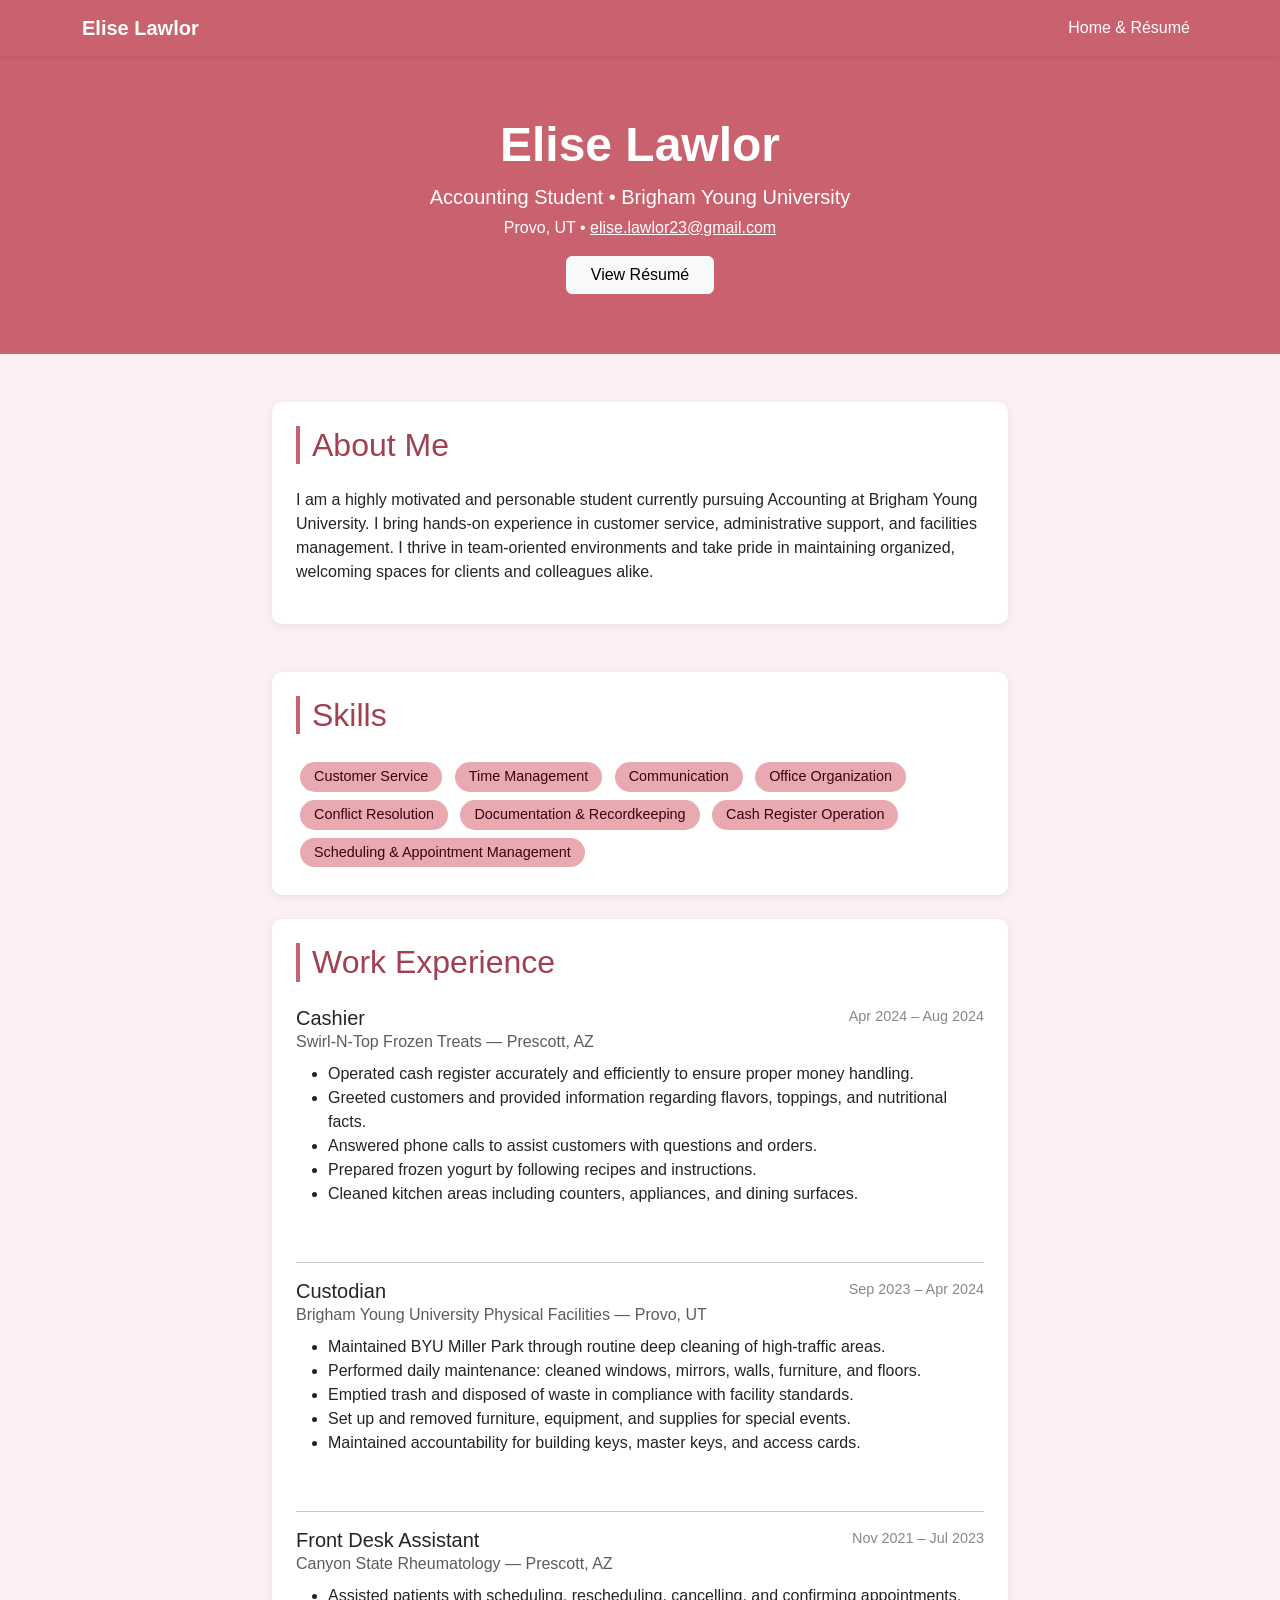
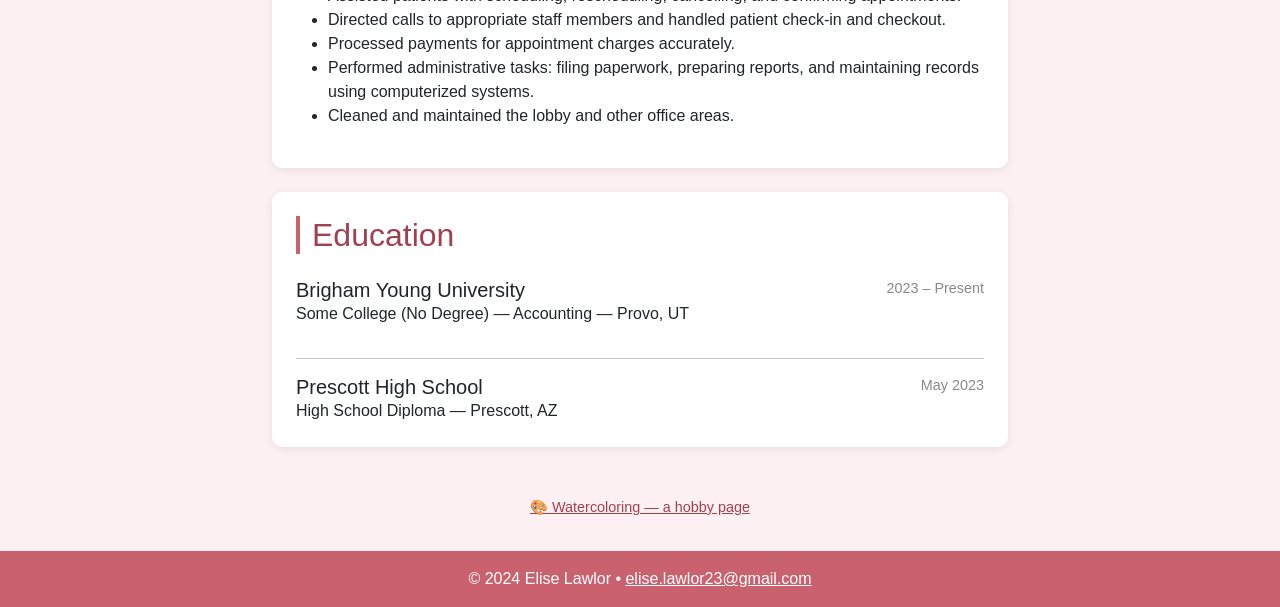
<file: index.html>
<!DOCTYPE html>
<html lang="en">
<head>
    <meta charset="UTF-8">
    <meta name="viewport" content="width=device-width, initial-scale=1.0">
    <title>Elise Lawlor</title>
    <link href="https://cdn.jsdelivr.net/npm/bootstrap@5.3.0/dist/css/bootstrap.min.css" rel="stylesheet">
    <link href="https://cdn.jsdelivr.net/npm/bootstrap-icons@1.10.5/font/bootstrap-icons.css" rel="stylesheet">
    <style>
        :root {
            --pink-primary: #c9626e;
            --pink-dark: #a04050;
            --pink-light: #fdf0f2;
            --pink-mid: #e8aab0;
        }
        body { background-color: var(--pink-light); font-family: 'Segoe UI', Tahoma, Geneva, Verdana, sans-serif; color: #2c2c2c; }
        .navbar { background-color: var(--pink-primary) !important; }
        .navbar-brand, .nav-link { color: #fff !important; }
        .nav-link:hover { color: #fce4ec !important; }
        .hero { background-color: var(--pink-primary); color: #fff; padding: 60px 0; }
        .section-title { border-left: 4px solid var(--pink-primary); padding-left: 12px; margin-bottom: 1.5rem; color: var(--pink-dark); }
        .card { border: none; box-shadow: 0 2px 8px rgba(0,0,0,0.08); border-radius: 10px; }
        .skill-badge { background-color: var(--pink-mid); color: #3a0010; border-radius: 20px; padding: 4px 14px; display: inline-block; margin: 4px; font-size: 0.9rem; }
        .job-date { color: #888; font-size: 0.9rem; }
        footer { background-color: var(--pink-primary); color: #fff; }
        a { color: var(--pink-dark); }
        a:hover { color: var(--pink-primary); }
    </style>
</head>
<body>

    <nav class="navbar navbar-expand-lg shadow-sm">
        <div class="container">
            <a class="navbar-brand fw-bold" href="index.html">Elise Lawlor</a>
            <button class="navbar-toggler" type="button" data-bs-toggle="collapse" data-bs-target="#navMenu">
                <span class="navbar-toggler-icon"></span>
            </button>
            <div class="collapse navbar-collapse" id="navMenu">
                <ul class="navbar-nav ms-auto">
                    <li class="nav-item"><a class="nav-link active" href="index.html">Home &amp; Résumé</a></li>
                </ul>
            </div>
        </div>
    </nav>

    <!-- Hero -->
    <section class="hero">
        <div class="container text-center">
            <h1 class="display-5 fw-bold">Elise Lawlor</h1>
            <p class="lead mb-1">Accounting Student &bull; Brigham Young University</p>
            <p class="mb-3">Provo, UT &bull; <a href="mailto:elise.lawlor23@gmail.com" class="text-white">elise.lawlor23@gmail.com</a></p>
            <a href="#resume" class="btn btn-light px-4">View Résumé</a>
        </div>
    </section>

    <!-- About -->
    <section class="container my-5">
        <div class="row justify-content-center">
            <div class="col-lg-8">
                <div class="card p-4">
                    <h2 class="section-title">About Me</h2>
                    <p>I am a highly motivated and personable student currently pursuing Accounting at Brigham Young University. I bring hands-on experience in customer service, administrative support, and facilities management. I thrive in team-oriented environments and take pride in maintaining organized, welcoming spaces for clients and colleagues alike.</p>
                </div>
            </div>
        </div>
    </section>

    <!-- Resume -->
    <section id="resume" class="container mb-5">
        <div class="row justify-content-center">
            <div class="col-lg-8">

                <!-- Skills -->
                <div class="card p-4 mb-4">
                    <h2 class="section-title">Skills</h2>
                    <div>
                        <span class="skill-badge">Customer Service</span>
                        <span class="skill-badge">Time Management</span>
                        <span class="skill-badge">Communication</span>
                        <span class="skill-badge">Office Organization</span>
                        <span class="skill-badge">Conflict Resolution</span>
                        <span class="skill-badge">Documentation &amp; Recordkeeping</span>
                        <span class="skill-badge">Cash Register Operation</span>
                        <span class="skill-badge">Scheduling &amp; Appointment Management</span>
                    </div>
                </div>

                <!-- Experience -->
                <div class="card p-4 mb-4">
                    <h2 class="section-title">Work Experience</h2>

                    <div class="mb-4">
                        <div class="d-flex justify-content-between align-items-start">
                            <h5 class="mb-0">Cashier</h5>
                            <span class="job-date">Apr 2024 – Aug 2024</span>
                        </div>
                        <p class="text-muted mb-2">Swirl-N-Top Frozen Treats &mdash; Prescott, AZ</p>
                        <ul>
                            <li>Operated cash register accurately and efficiently to ensure proper money handling.</li>
                            <li>Greeted customers and provided information regarding flavors, toppings, and nutritional facts.</li>
                            <li>Answered phone calls to assist customers with questions and orders.</li>
                            <li>Prepared frozen yogurt by following recipes and instructions.</li>
                            <li>Cleaned kitchen areas including counters, appliances, and dining surfaces.</li>
                        </ul>
                    </div>

                    <hr>

                    <div class="mb-4">
                        <div class="d-flex justify-content-between align-items-start">
                            <h5 class="mb-0">Custodian</h5>
                            <span class="job-date">Sep 2023 – Apr 2024</span>
                        </div>
                        <p class="text-muted mb-2">Brigham Young University Physical Facilities &mdash; Provo, UT</p>
                        <ul>
                            <li>Maintained BYU Miller Park through routine deep cleaning of high-traffic areas.</li>
                            <li>Performed daily maintenance: cleaned windows, mirrors, walls, furniture, and floors.</li>
                            <li>Emptied trash and disposed of waste in compliance with facility standards.</li>
                            <li>Set up and removed furniture, equipment, and supplies for special events.</li>
                            <li>Maintained accountability for building keys, master keys, and access cards.</li>
                        </ul>
                    </div>

                    <hr>

                    <div>
                        <div class="d-flex justify-content-between align-items-start">
                            <h5 class="mb-0">Front Desk Assistant</h5>
                            <span class="job-date">Nov 2021 – Jul 2023</span>
                        </div>
                        <p class="text-muted mb-2">Canyon State Rheumatology &mdash; Prescott, AZ</p>
                        <ul>
                            <li>Assisted patients with scheduling, rescheduling, cancelling, and confirming appointments.</li>
                            <li>Directed calls to appropriate staff members and handled patient check-in and checkout.</li>
                            <li>Processed payments for appointment charges accurately.</li>
                            <li>Performed administrative tasks: filing paperwork, preparing reports, and maintaining records using computerized systems.</li>
                            <li>Cleaned and maintained the lobby and other office areas.</li>
                        </ul>
                    </div>
                </div>

                <!-- Education -->
                <div class="card p-4">
                    <h2 class="section-title">Education</h2>

                    <div class="mb-3">
                        <div class="d-flex justify-content-between align-items-start">
                            <h5 class="mb-0">Brigham Young University</h5>
                            <span class="job-date">2023 – Present</span>
                        </div>
                        <p class="mb-0">Some College (No Degree) &mdash; Accounting &mdash; Provo, UT</p>
                    </div>

                    <hr>

                    <div>
                        <div class="d-flex justify-content-between align-items-start">
                            <h5 class="mb-0">Prescott High School</h5>
                            <span class="job-date">May 2023</span>
                        </div>
                        <p class="mb-0">High School Diploma &mdash; Prescott, AZ</p>
                    </div>
                </div>

            </div>
        </div>
    </section>

    <div class="container text-center pb-4">
        <a href="watercolor.html" style="color: var(--pink-dark); font-size: 0.9rem;">&#127912; Watercoloring — a hobby page</a>
    </div>

    <footer class="text-center py-3 mt-2">
        <p class="mb-0">&copy; 2024 Elise Lawlor &bull; <a href="mailto:elise.lawlor23@gmail.com" class="text-white">elise.lawlor23@gmail.com</a></p>
    </footer>

    <script src="https://cdn.jsdelivr.net/npm/bootstrap@5.3.0/dist/js/bootstrap.bundle.min.js"></script>
</body>
</html>
</file>
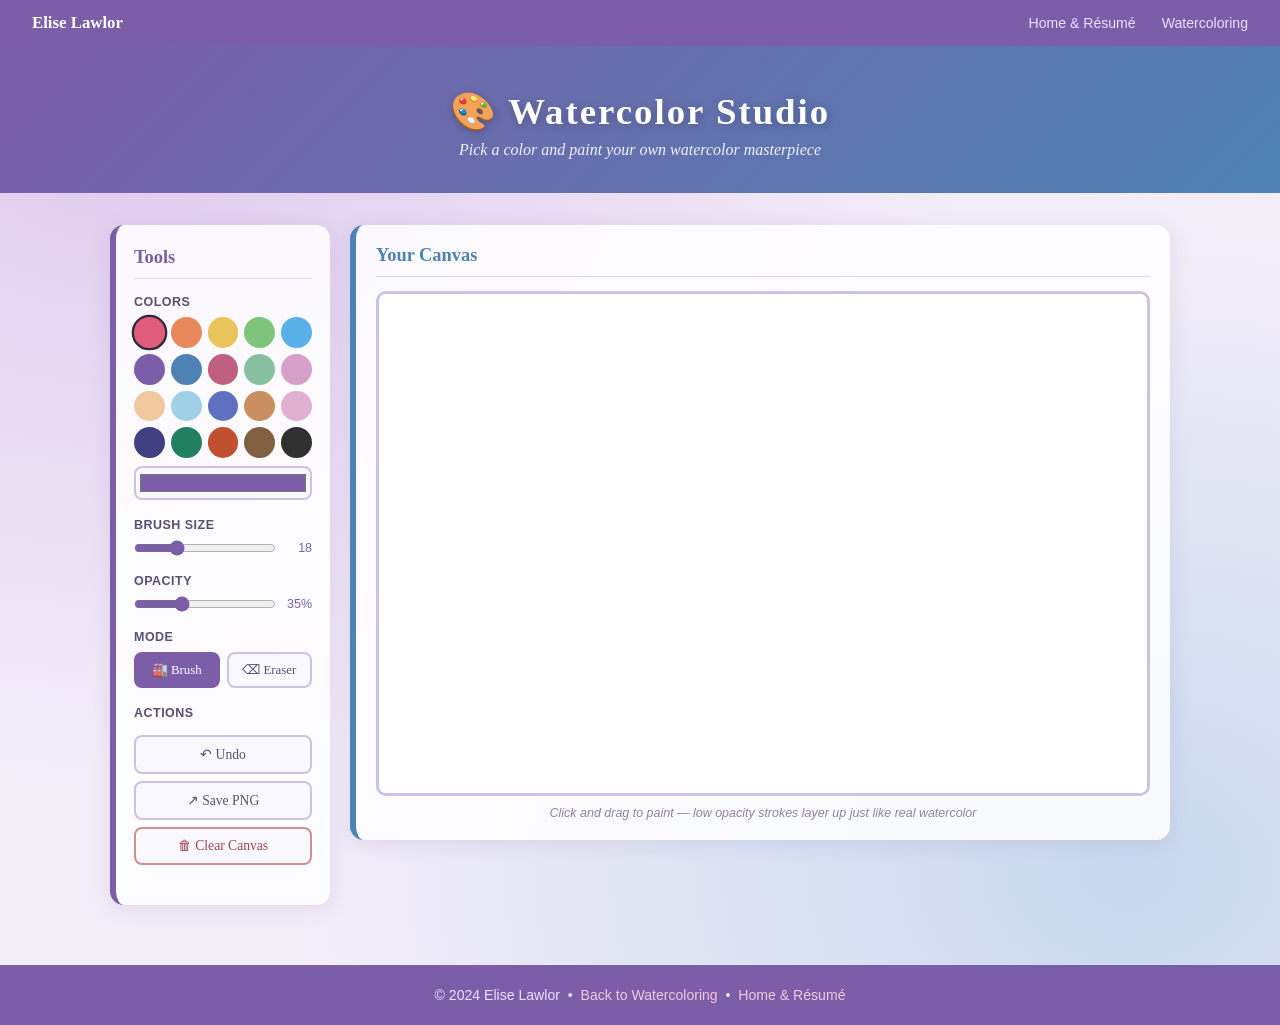
<file: painting-generator.html>
<!DOCTYPE html>
<html lang="en">
<head>
    <meta charset="UTF-8">
    <meta name="viewport" content="width=device-width, initial-scale=1.0">
    <title>Watercolor Studio | Elise Lawlor</title>
    <style>
        *, *::before, *::after { box-sizing: border-box; margin: 0; padding: 0; }

        body {
            background-color: #f3edf8;
            background-image:
                radial-gradient(ellipse at 10% 10%, rgba(196,162,224,0.45) 0%, transparent 52%),
                radial-gradient(ellipse at 88% 85%, rgba(147,192,224,0.45) 0%, transparent 52%);
            font-family: Georgia, 'Times New Roman', serif;
            color: #2d2a3e;
            min-height: 100vh;
        }

        /* NAV */
        nav {
            background-color: #7b5ea7;
            display: flex; justify-content: space-between; align-items: center;
            padding: 13px 32px;
        }
        nav .brand { color: #fff; text-decoration: none; font-size: 1.05rem; font-weight: bold; }
        nav .links a { color: #ede0ff; text-decoration: none; font-family: Arial, sans-serif; font-size: 0.88rem; margin-left: 22px; }
        nav .links a:hover { color: #f9c6df; text-decoration: underline; }

        /* HEADER */
        header {
            background: linear-gradient(135deg, #7b5ea7 0%, #4e82b4 100%);
            color: #fff; text-align: center; padding: 44px 24px 34px;
        }
        header h1 { font-size: 2.3rem; letter-spacing: 2px; margin-bottom: 8px; text-shadow: 1px 2px 8px rgba(0,0,0,0.22); }
        header p { font-style: italic; opacity: 0.9; font-size: 1rem; }

        /* MAIN LAYOUT */
        #app {
            max-width: 1100px; margin: 32px auto 60px; padding: 0 20px;
            display: grid;
            grid-template-columns: 220px 1fr;
            gap: 20px; align-items: start;
        }
        @media (max-width: 720px) { #app { grid-template-columns: 1fr; } }

        /* TOOLBAR PANEL */
        #toolbar {
            background: rgba(255,255,255,0.86); border-radius: 14px;
            padding: 22px 18px; box-shadow: 0 4px 20px rgba(123,94,167,0.14);
            border-left: 6px solid #7b5ea7;
        }
        #toolbar h2 { color: #7b5ea7; font-size: 1.15rem; margin-bottom: 16px; padding-bottom: 10px; border-bottom: 1px solid #e0d3f5; }

        .tool-section { margin-bottom: 18px; }
        .tool-label {
            display: block; font-family: Arial, sans-serif; font-size: 0.78rem;
            font-weight: bold; color: #5a4f72; margin-bottom: 8px; text-transform: uppercase; letter-spacing: 0.5px;
        }

        /* COLOR SWATCHES */
        #color-grid {
            display: grid; grid-template-columns: repeat(5, 1fr); gap: 6px;
        }
        .swatch {
            width: 100%; aspect-ratio: 1; border-radius: 50%; border: 2px solid transparent;
            cursor: pointer; transition: transform 0.15s, border-color 0.15s;
        }
        .swatch:hover { transform: scale(1.15); }
        .swatch.active { border-color: #2d2a3e; transform: scale(1.15); }

        /* CUSTOM COLOR */
        #custom-color {
            width: 100%; height: 34px; border: 2px solid #cfc0e6; border-radius: 8px;
            cursor: pointer; padding: 2px; background: #faf8ff; margin-top: 8px;
        }

        /* SLIDER */
        .slider-row { display: flex; align-items: center; gap: 8px; }
        input[type="range"] {
            flex: 1; accent-color: #7b5ea7; cursor: pointer;
        }
        .slider-val {
            font-family: Arial, sans-serif; font-size: 0.78rem; color: #7b5ea7;
            min-width: 28px; text-align: right;
        }

        /* TOOL BUTTONS */
        .tool-btn-grid { display: grid; grid-template-columns: 1fr 1fr; gap: 7px; }
        .tool-btn {
            padding: 8px 4px; border: 2px solid #cfc0e6; border-radius: 8px;
            background: #faf8ff; font-family: Georgia, serif; font-size: 0.8rem;
            color: #5a4f72; cursor: pointer; text-align: center; transition: all 0.18s;
        }
        .tool-btn:hover { border-color: #7b5ea7; background: #f0eaff; }
        .tool-btn.active { border-color: #7b5ea7; background: #7b5ea7; color: #fff; }

        /* ACTION BUTTONS */
        .action-btn {
            width: 100%; padding: 9px; margin-top: 7px;
            border: 2px solid #cfc0e6; border-radius: 8px;
            background: #faf8ff; font-family: Georgia, serif; font-size: 0.85rem;
            color: #5a4f72; cursor: pointer; transition: all 0.18s; text-align: center;
        }
        .action-btn:hover { border-color: #7b5ea7; background: #f0eaff; color: #7b5ea7; }
        #clear-btn { border-color: #d09090; color: #a04050; }
        #clear-btn:hover { background: #a04050; color: #fff; border-color: #a04050; }

        /* CANVAS PANEL */
        #canvas-panel {
            background: rgba(255,255,255,0.86); border-radius: 14px;
            padding: 20px; box-shadow: 0 4px 20px rgba(123,94,167,0.14);
            border-left: 6px solid #4e82b4;
        }
        #canvas-panel h2 { color: #4e82b4; font-size: 1.15rem; margin-bottom: 14px; padding-bottom: 10px; border-bottom: 1px solid #e0d3f5; }

        #canvas-wrap {
            border: 3px solid #cfc0e6; border-radius: 10px; overflow: hidden;
            background: #fff; cursor: crosshair; line-height: 0;
        }
        #drawing-canvas { display: block; width: 100%; touch-action: none; }

        #canvas-hint {
            font-family: Arial, sans-serif; font-size: 0.78rem; color: #9080aa;
            font-style: italic; margin-top: 10px; text-align: center;
        }

        /* FOOTER */
        footer {
            background-color: #7b5ea7; color: #ede0ff; text-align: center;
            padding: 22px 20px; font-family: Arial, Helvetica, sans-serif; font-size: 0.88rem;
        }
        footer a { color: #f9c6df; text-decoration: none; }
        footer a:hover { text-decoration: underline; }
    </style>
</head>
<body>

<nav>
    <a class="brand" href="index.html">Elise Lawlor</a>
    <div class="links">
        <a href="index.html">Home &amp; R&eacute;sum&eacute;</a>
        <a href="watercolor.html">Watercoloring</a>
    </div>
</nav>

<header>
    <h1>&#127912; Watercolor Studio</h1>
    <p>Pick a color and paint your own watercolor masterpiece</p>
</header>

<div id="app">

    <!-- TOOLBAR -->
    <div id="toolbar">
        <h2>Tools</h2>

        <div class="tool-section">
            <span class="tool-label">Colors</span>
            <div id="color-grid">
                <!-- watercolor-inspired palette — filled by JS -->
            </div>
            <input type="color" id="custom-color" value="#7b5ea7" title="Custom color">
        </div>

        <div class="tool-section">
            <span class="tool-label">Brush Size</span>
            <div class="slider-row">
                <input type="range" id="size-slider" min="2" max="60" value="18">
                <span class="slider-val" id="size-val">18</span>
            </div>
        </div>

        <div class="tool-section">
            <span class="tool-label">Opacity</span>
            <div class="slider-row">
                <input type="range" id="opacity-slider" min="5" max="100" value="35">
                <span class="slider-val" id="opacity-val">35%</span>
            </div>
        </div>

        <div class="tool-section">
            <span class="tool-label">Mode</span>
            <div class="tool-btn-grid">
                <button class="tool-btn active" id="btn-brush">&#127981; Brush</button>
                <button class="tool-btn" id="btn-eraser">&#9003; Eraser</button>
            </div>
        </div>

        <div class="tool-section">
            <span class="tool-label">Actions</span>
            <button class="action-btn" id="undo-btn">&#8630; Undo</button>
            <button class="action-btn" id="save-btn">&#8599; Save PNG</button>
            <button class="action-btn" id="clear-btn">&#128465; Clear Canvas</button>
        </div>
    </div>

    <!-- CANVAS -->
    <div id="canvas-panel">
        <h2>Your Canvas</h2>
        <div id="canvas-wrap">
            <canvas id="drawing-canvas"></canvas>
        </div>
        <p id="canvas-hint">Click and drag to paint &mdash; low opacity strokes layer up just like real watercolor</p>
    </div>

</div>

<footer>
    <p>&copy; 2024 Elise Lawlor &nbsp;&bull;&nbsp;
       <a href="watercolor.html">Back to Watercoloring</a> &nbsp;&bull;&nbsp;
       <a href="index.html">Home &amp; R&eacute;sum&eacute;</a>
    </p>
</footer>

<script>
window.addEventListener('load', () => {

    // ── Palette ──
    const colors = [
        '#e05c7a','#e8875a','#e8c45a','#7ec47a','#5ab0e8',
        '#7b5ea7','#4e82b4','#c06080','#88c0a0','#d4a0c8',
        '#f0c8a0','#a0d0e8','#6070c0','#c89060','#e0b0d0',
        '#404080','#208060','#c05030','#806040','#303030',
    ];

    let activeColor = colors[0];
    const grid = document.getElementById('color-grid');

    colors.forEach((hex, i) => {
        const sw = document.createElement('button');
        sw.className = 'swatch' + (i === 0 ? ' active' : '');
        sw.style.background = hex;
        sw.title = hex;
        sw.addEventListener('click', () => {
            document.querySelectorAll('.swatch').forEach(s => s.classList.remove('active'));
            sw.classList.add('active');
            activeColor = hex;
            document.getElementById('custom-color').value = hex;
            mode = 'brush';
            updateModeButtons();
        });
        grid.appendChild(sw);
    });

    document.getElementById('custom-color').addEventListener('input', e => {
        activeColor = e.target.value;
        document.querySelectorAll('.swatch').forEach(s => s.classList.remove('active'));
        mode = 'brush';
        updateModeButtons();
    });

    // ── Canvas ──
    const canvas = document.getElementById('drawing-canvas');
    const ctx    = canvas.getContext('2d');
    const wrap   = document.getElementById('canvas-wrap');

    // Size the canvas now that layout is complete
    canvas.width  = wrap.clientWidth;
    canvas.height = Math.round(wrap.clientWidth * 0.65);
    ctx.fillStyle = '#ffffff';
    ctx.fillRect(0, 0, canvas.width, canvas.height);

    // ── Sliders ──
    const sizeSlider    = document.getElementById('size-slider');
    const opacitySlider = document.getElementById('opacity-slider');
    const sizeVal       = document.getElementById('size-val');
    const opacityVal    = document.getElementById('opacity-val');

    sizeSlider.addEventListener('input', () => {
        sizeVal.textContent = sizeSlider.value;
    });
    opacitySlider.addEventListener('input', () => {
        opacityVal.textContent = opacitySlider.value + '%';
    });

    // ── Mode ──
    let mode = 'brush';
    function updateModeButtons() {
        document.getElementById('btn-brush').classList.toggle('active',  mode === 'brush');
        document.getElementById('btn-eraser').classList.toggle('active', mode === 'eraser');
    }
    document.getElementById('btn-brush').addEventListener('click', () => {
        mode = 'brush'; updateModeButtons();
    });
    document.getElementById('btn-eraser').addEventListener('click', () => {
        mode = 'eraser'; updateModeButtons();
    });

    // ── Undo ──
    const undoStack = [];
    function saveState() {
        undoStack.push(canvas.toDataURL());
        if (undoStack.length > 20) undoStack.shift();
    }
    document.getElementById('undo-btn').addEventListener('click', () => {
        if (!undoStack.length) return;
        const img = new Image();
        img.onload = () => { ctx.clearRect(0,0,canvas.width,canvas.height); ctx.drawImage(img,0,0); };
        img.src = undoStack.pop();
    });

    // ── Drawing ──
    let painting = false;
    let lastX = 0, lastY = 0;

    function getPos(e) {
        const r = canvas.getBoundingClientRect();
        const src = e.touches ? e.touches[0] : e;
        // scale from CSS pixels to canvas pixels
        return {
            x: (src.clientX - r.left) * (canvas.width  / r.width),
            y: (src.clientY - r.top)  * (canvas.height / r.height)
        };
    }

    function startDraw(e) {
        e.preventDefault();
        saveState();
        painting = true;
        const p = getPos(e);
        lastX = p.x; lastY = p.y;
        stroke(p.x, p.y);
    }

    function moveDraw(e) {
        if (!painting) return;
        e.preventDefault();
        const p = getPos(e);
        stroke(p.x, p.y);
        lastX = p.x; lastY = p.y;
    }

    function stroke(x, y) {
        const size    = parseInt(sizeSlider.value);
        const opacity = parseInt(opacitySlider.value) / 100;

        ctx.save();
        ctx.globalCompositeOperation = mode === 'eraser' ? 'destination-out' : 'source-over';
        ctx.globalAlpha = opacity;
        ctx.strokeStyle = activeColor;
        ctx.fillStyle   = activeColor;
        ctx.lineWidth   = size;
        ctx.lineCap     = 'round';
        ctx.lineJoin    = 'round';

        ctx.beginPath();
        ctx.moveTo(lastX, lastY);
        ctx.lineTo(x, y);
        ctx.stroke();

        // watercolor bloom
        if (mode === 'brush') {
            ctx.globalAlpha = opacity * 0.15;
            ctx.beginPath();
            ctx.arc(x, y, size * 1.5, 0, Math.PI * 2);
            ctx.fill();
        }
        ctx.restore();
    }

    function endDraw() { painting = false; }

    canvas.addEventListener('mousedown',  startDraw);
    canvas.addEventListener('mousemove',  moveDraw);
    canvas.addEventListener('mouseup',    endDraw);
    canvas.addEventListener('mouseleave', endDraw);
    canvas.addEventListener('touchstart', startDraw, { passive: false });
    canvas.addEventListener('touchmove',  moveDraw,  { passive: false });
    canvas.addEventListener('touchend',   endDraw);

    // ── Actions ──
    document.getElementById('clear-btn').addEventListener('click', () => {
        saveState();
        ctx.fillStyle = '#ffffff';
        ctx.fillRect(0, 0, canvas.width, canvas.height);
    });
    document.getElementById('save-btn').addEventListener('click', () => {
        const a = document.createElement('a');
        a.download = 'my-watercolor.png';
        a.href = canvas.toDataURL('image/png');
        a.click();
    });

}); // end load
</script>

</body>
</html>
</file>
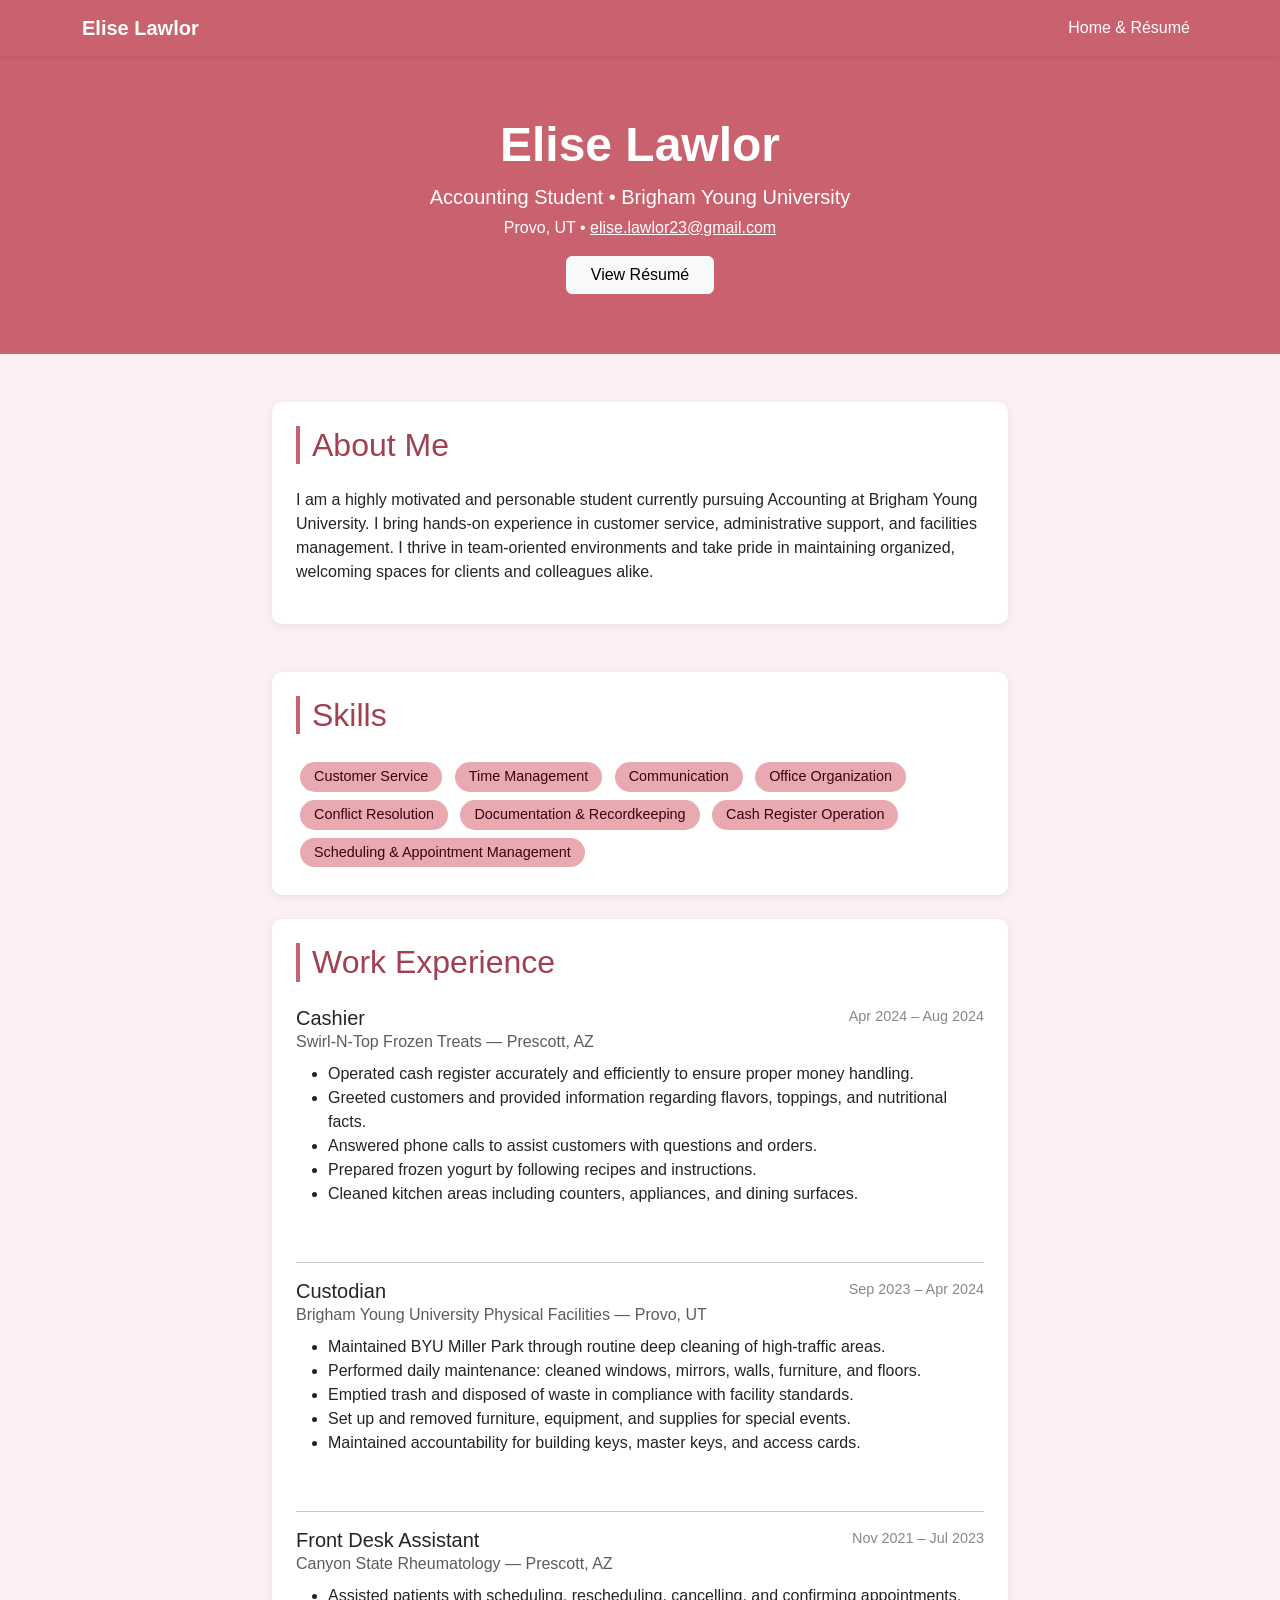
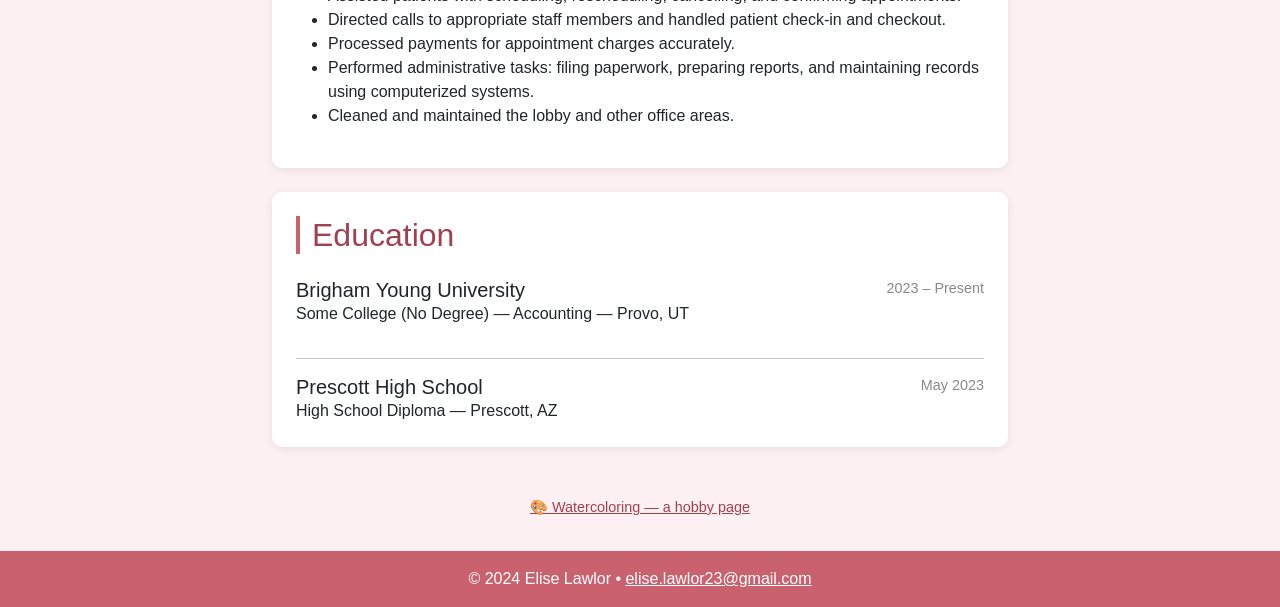
<file: quiz.html>
<!DOCTYPE html>
<html lang="en">
<head>
    <meta charset="UTF-8">
    <meta http-equiv="refresh" content="0; url=index.html">
    <title>Redirecting...</title>
</head>
<body>
    <p>Redirecting to <a href="index.html">index.html</a>...</p>
</body>
</html>
</file>
